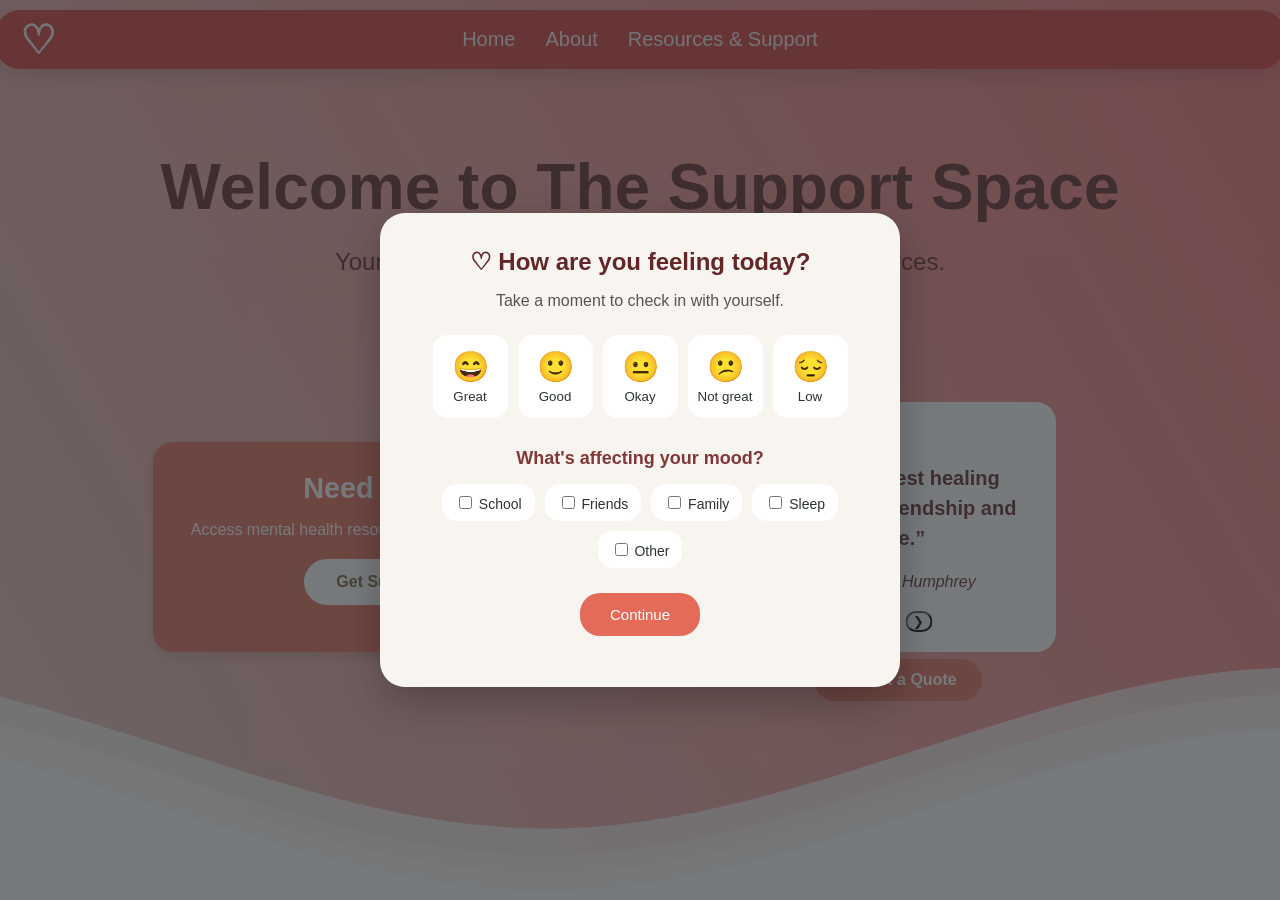
<file: index.html>
<!DOCTYPE html>
<html lang="en">
<head>
    <meta charset="UTF-8">
    <meta name="viewport" content="width=device-width, initial-scale=1.0">
    <link rel="stylesheet" href="style.css">
    <link rel="icon" href="The Support Space Logo.png" type="image/x-icon" alt="Website Logo generated by ChatGPT">
    <title>The Support Space</title>
</head>
<body>
    <header>
        <nav class="navbar">
            <div class="logo">♡</div>
              <button class="menu-btn" onclick="toggleMenu()">
        ☰
    </button>
            <ul id="nav-links" class="nav-links">
                <li><a href="index.html">Home</a></li>
                <li><a href="about.html">About</a></li>
                <li><a href="resources.html">Resources & Support</a></li>
            </ul>
        </nav>
    </header>
    
    <!-- Main Content -->
<section class="hero">  
         <div>
        <svg
          class="waves"
          xmlns="http://www.w3.org/2000/svg"
          xmlns:xlink="http://www.w3.org/1999/xlink"
          viewBox="0 24 150 28"
          preserveAspectRatio="none"
          shape-rendering="auto"
        >
          <defs>
            <path
              id="gentle-wave"
              d="M-160 44c30 0 58-18 88-18s 58 18 88 18 58-18 88-18 58 18 88 18 v44h-352z"
            />
          </defs>
          <g class="parallax">
            <use
              xlink:href="#gentle-wave"
              x="48"
              y="0"
              fill="rgba(255,255,255,0.7)"
            />
            <use
              xlink:href="#gentle-wave"
              x="48"
              y="3"
              fill="rgba(255,255,255,0.5)"
            />
            <use
              xlink:href="#gentle-wave"
              x="48"
              y="5"
              fill="rgba(255,255,255,0.3)"
            />
            <use xlink:href="#gentle-wave" x="48" y="7" fill="#fff" />
          </g>
        </svg>
      </div>
     </header>
        <section class="hero-content">     
     <header class="main-header">
        <section class="welcome-section">
            <h1>Welcome to The Support Space</h1>
            <p>Your safe haven for mental health support and resources.</p>
        </section>
<div class="content-row">
    <div class="contact-container">
        <div class="quick-contact">
            <h3>Need Help?</h3>
            <p>Access mental health resources and support services.</p>
            <button class="contact-button" onclick="window.location.href='resources.html'">Get Support</button>
        </div>
    </div>
    <!-- Quote Section -->
     <div class="slider-container">
        
        <div id="slider" class="slider">
            <!--Slide 1-->
            <div class="slide">
                <h2 class="quote">“The greatest healing therapy is friendship and love.”</h2>
                <p class="quote-author">- Hubert H. Humphrey</p>
            </div>
            <!--Slide 2-->
            <div class="slide">
                <h2 class="quote">“Healing takes time, and asking for help is a courageous step.”</h2>
                <p class="quote-author">- Mariska Hargitay</p>
            </div>
            <!--Slide 3-->
            <div class="slide">
                <h2 class="quote">"It's okay to not be okay."</h2>
                <p class="quote-author">- Unknown</p>
            </div>
            <!--Slide 4-->
            <div class="slide">
                <h2 class="quote">"Mental health is not a destination, but a process. It's about how you drive, not where you're going."</h2>
                <p class="quote-author">- Noah Shpancer</p>
            </div>
            <!--Slide 5-->
            <div class="slide">
                <h2 class="quote">"You don't have to control your thoughts. You just have to stop letting them control you."</h2>
                <p class="quote-author">- Dan Millman</p>
            </div>
            
            <!--Buttons-->
            <div class="quote-buttons">
                <button id="prev">&#10094;</button>
                <button id="next">&#10095;</button>
            </div>
        </div>
           <button class="submit-quote-button" onclick="openQuoteForm()">
             Submit a Quote
            </button>

            <div id="quoteForm" class="quote-form">

            <div class="quote-form-content">

                <button class="quote-close" onclick="closeQuoteForm()">
                    &times;
                </button>

                <h2>Share Your Quote</h2>

                <textarea
                    id="userQuote"
                    maxlength="100"
                    placeholder="Write your quote here..."
                ></textarea>

                <input
                    type="text"
                    id="quoteAuthor"
                    maxlength="30"
                    placeholder="Your name (optional)"
                >

                <button class="submit-quote" onclick="submitQuote()">
                    Submit Quote
                </button>

                <p id="quoteMessage"></p>

            </div>

            </div>

    </div>
</div>
</section>
<div id="mood-popup" class="mood-popup">

    <div class="mood-content">

        <h2>♡ How are you feeling today?</h2>

        <p class="mood-subtitle">
            Take a moment to check in with yourself.
        </p>

        <div class="mood-options">

            <button onclick="selectMood('Great', this)">
                <span class="emoji">😄</span>
                <span>Great</span>
            </button>

            <button onclick="selectMood('Good', this)">
                <span class="emoji">🙂</span>
                <span>Good</span>
            </button>

            <button onclick="selectMood('Okay', this)">
                <span class="emoji">😐</span>
                <span>Okay</span>
            </button>

            <button onclick="selectMood('Not great', this)">
                <span class="emoji">😕</span>
                <span>Not great</span>
            </button>

            <button onclick="selectMood('Low', this)">
                <span class="emoji">😔</span>
                <span>Low</span>
            </button>

        </div>

        <h3>What's affecting your mood?</h3>

        <div class="mood-reasons">

            <label>
                <input type="checkbox" value="School">
                School
            </label>

            <label>
                <input type="checkbox" value="Friends">
                Friends
            </label>

            <label>
                <input type="checkbox" value="Family">
                Family
            </label>

            <label>
                <input type="checkbox" value="Sleep">
                Sleep
            </label>

            <label>
                <input type="checkbox" value="Other">
                Other
            </label>

        </div>

        <button class="save-mood" onclick="saveMood()">
            Continue
        </button>

        <p id="mood-message"></p>

    </div>

</div>
</section>
<script src="script.js"></script>
</body>
</html>
</file>
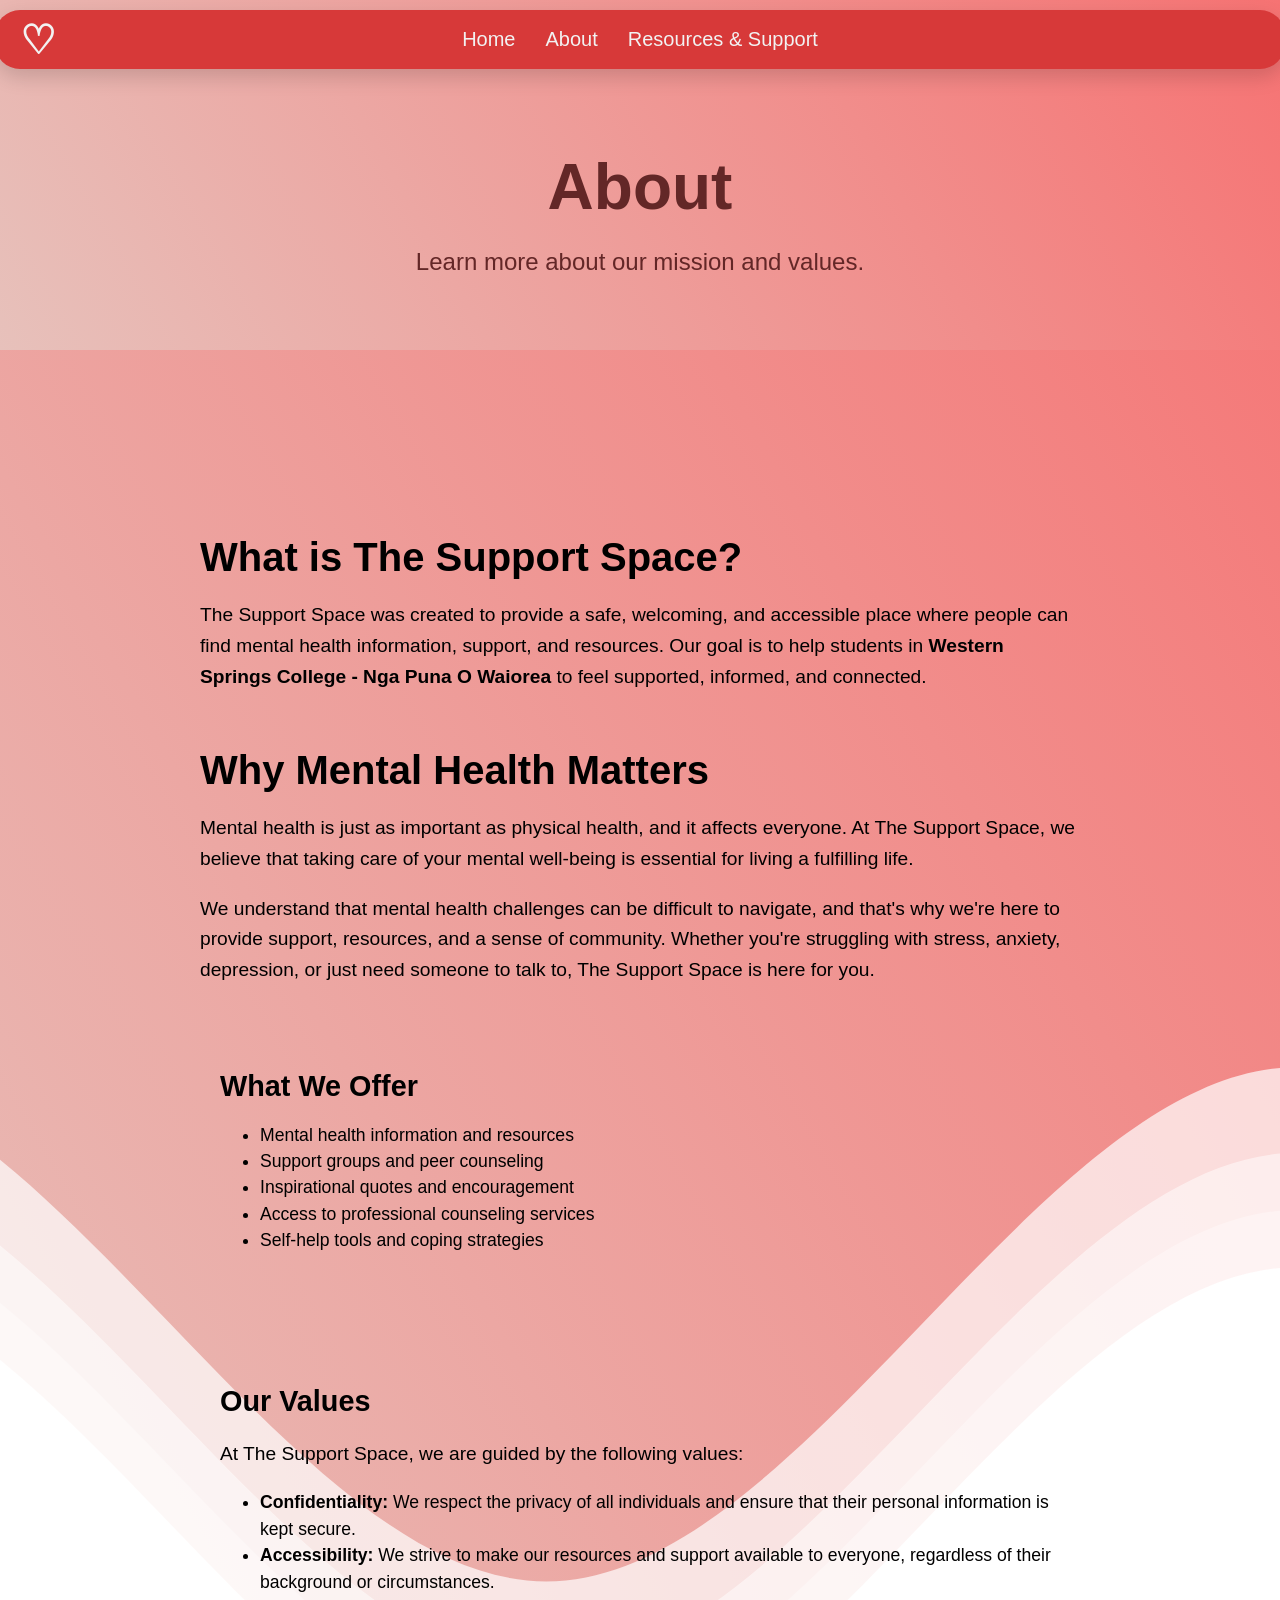
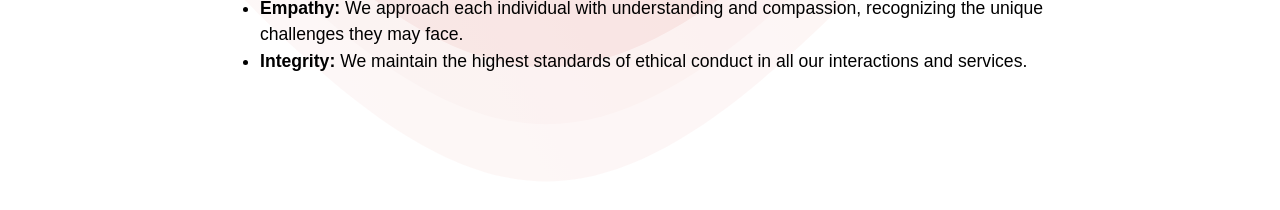
<file: about.html>
<!DOCTYPE html>
<html lang="en">
<head>
    <meta charset="UTF-8">
    <meta name="viewport" content="width=device-width, initial-scale=1.0">
    <link rel="stylesheet" href="style.css">
    <link rel="icon" href="The Support Space Logo.png" type="image/x-icon" alt="Website Logo generated by ChatGPT">
    <script src="script.js"></script>
    <style>

/* ===========================
   ABOUT PAGE ONLY
=========================== */

.hero {
    position: relative;
    min-height: 100vh;
    overflow: hidden;
}

/* Header ABOVE wave */
.hero .main-header {
    position: relative;
    z-index: 2;

    width: 100%;
    min-height: 280px;

    display: flex;
    justify-content: center;
    align-items: center;

    background: linear-gradient(60deg, #e7c1bb, #f67373);

    text-align: center;
    box-sizing: border-box;
}

/* Wave BETWEEN background and content */
.hero .waves-about {
    position: absolute;

    left: 0;
    bottom: 0;

    width: 100%;
    height: 800px;

    display: block;

    z-index: 1;
    pointer-events: none;
}

/* Content ABOVE wave */
.hero .hero-content {
    position: relative;
    z-index: 2;
}

.hero .about-section {
    position: relative;
    z-index: 2;
}

</style>
    <title>The Support Space</title>
</head>
<body>
  <header>
         <nav class="navbar">
            <div class="logo">♡</div>
              <button class="menu-btn" onclick="toggleMenu()">
        ☰
    </button>
            <ul id="nav-links" class="nav-links">
                <li><a href="index.html">Home</a></li>
                <li><a href="about.html">About</a></li>
                <li><a href="resources.html">Resources & Support</a></li>
            </ul>
        </nav>
    </header>
<section class="hero">

    <!-- Main Header -->
    <header class="main-header">

        <section class="welcome-section">
            <h1>About</h1>
            <p>Learn more about our mission and values.</p>
        </section>

    </header>


    <!-- ABOUT PAGE WAVE -->
    <svg
        class="waves-about"
        xmlns="http://www.w3.org/2000/svg"
        viewBox="0 24 150 28"
        preserveAspectRatio="none"
        shape-rendering="auto"
    >

        <defs>
            <path
                id="gentle-wave"
                d="M-160 44c30 0 58-18 88-18s58 18 88 18
                   58-18 88-18 58 18 88 18
                   v44h-352z"
            />
        </defs>

        <g class="parallax">

            <use
                href="#gentle-wave"
                x="48"
                y="0"
                fill="rgba(255,255,255,0.7)"
            />

            <use
                href="#gentle-wave"
                x="48"
                y="3"
                fill="rgba(255,255,255,0.5)"
            />

            <use
                href="#gentle-wave"
                x="48"
                y="5"
                fill="rgba(255,255,255,0.3)"
            />

            <use
                href="#gentle-wave"
                x="48"
                y="7"
                fill="#fff"
            />

        </g>
    </svg>


    <!-- CONTENT ABOVE WAVE -->
    <section class="hero-content">

        <section class="about-section">

            <div class="about-box">
                <h1>What is The Support Space?</h1>

                <p>
                    The Support Space was created to provide a safe,
                    welcoming, and accessible place where people can find
                    mental health information, support, and resources.
                    Our goal is to help students in
                    <strong>Western Springs College - Nga Puna O Waiorea</strong>
                    to feel supported, informed, and connected.
                </p>

                <h1>Why Mental Health Matters</h1>

                <p>
                    Mental health is just as important as physical health,
                    and it affects everyone. At The Support Space, we believe
                    that taking care of your mental well-being is essential
                    for living a fulfilling life.
                </p>

                <p>
                    We understand that mental health challenges can be
                    difficult to navigate, and that's why we're here to
                    provide support, resources, and a sense of community.
                    Whether you're struggling with stress, anxiety, depression,
                    or just need someone to talk to, The Support Space is
                    here for you.
                </p>
            </div>

            <div class="offer-box">
                <h1>What We Offer</h1>

                <ul>
                    <li> Mental health information and resources</li>
                    <li> Support groups and peer counseling</li>
                    <li> Inspirational quotes and encouragement</li>
                    <li> Access to professional counseling services</li>
                    <li> Self-help tools and coping strategies</li>
                </ul>
            </div>

            <div class="values-box">
                <h1>Our Values</h1>

                <p>
                    At The Support Space, we are guided by the following values:
                </p>

                <ul>
                    <li>
                        <strong>Confidentiality:</strong>
                        We respect the privacy of all individuals and ensure
                        that their personal information is kept secure.
                    </li>

                    <li>
                        <strong>Accessibility:</strong>
                        We strive to make our resources and support available
                        to everyone, regardless of their background or circumstances.
                    </li>

                    <li>
                        <strong>Empathy:</strong>
                        We approach each individual with understanding and
                        compassion, recognizing the unique challenges they may face.
                    </li>

                    <li>
                        <strong>Integrity:</strong>
                        We maintain the highest standards of ethical conduct
                        in all our interactions and services.
                    </li>
                </ul>
            </div>

        </section>

    </section>

</section>
</body>
</html>
</file>
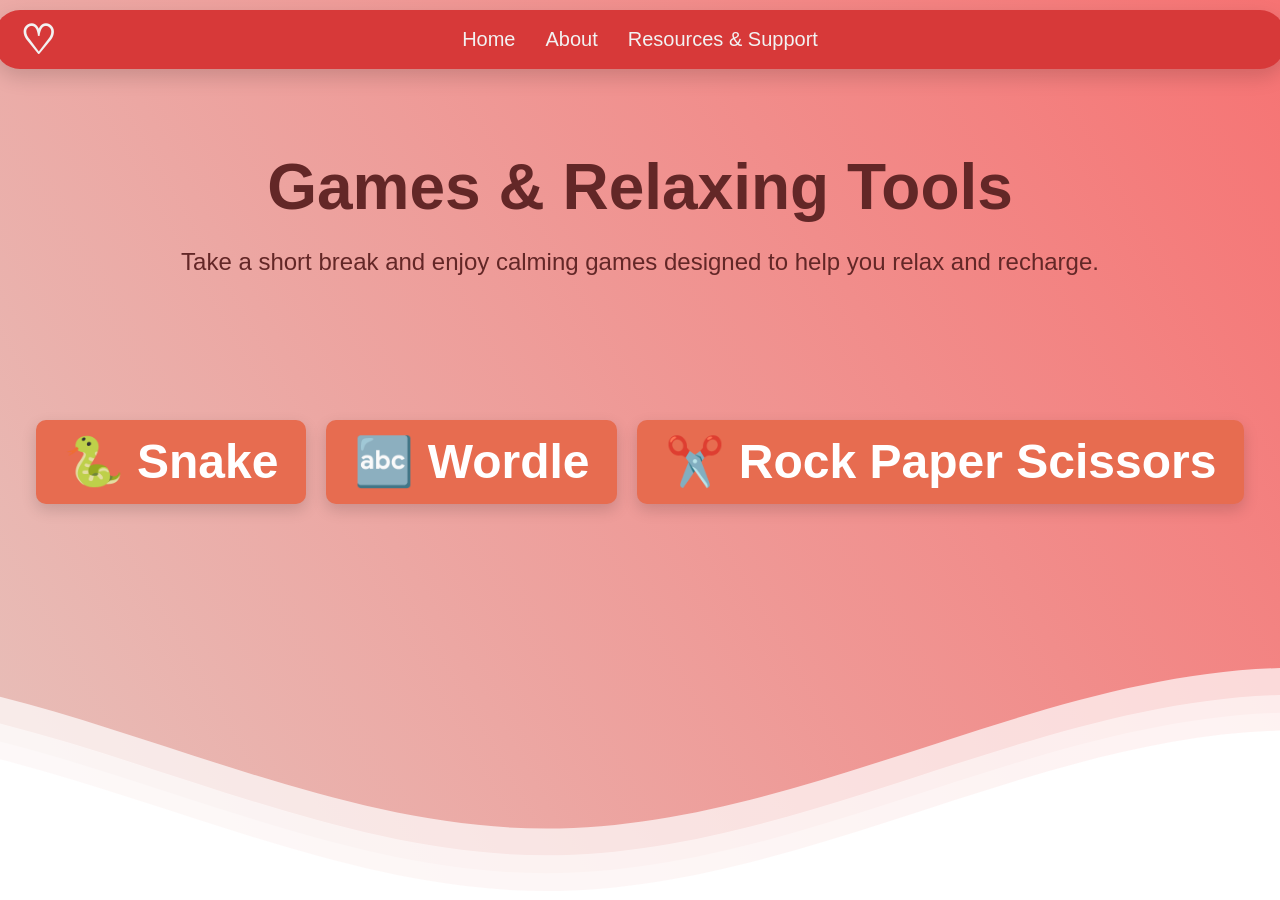
<file: games.html>
<!DOCTYPE html>
<html lang="en">

<head>
    <meta charset="UTF-8">
    <meta name="viewport" content="width=device-width, initial-scale=1.0">

    <title>The Support Space | Games</title>

    <link rel="stylesheet" href="style.css">
    <link rel="icon" href="The Support Space Logo.png" type="image/png">
</head>

<body>

    <!-- =========================
         NAVIGATION
    ========================== -->

    <header>

        <nav class="navbar">

            <div class="logo">♡</div>

            <button class="menu-btn" onclick="toggleMenu()">
                ☰
            </button>

            <ul id="nav-links" class="nav-links">
                <li><a href="index.html">Home</a></li>
                <li><a href="about.html">About</a></li>
                <li><a href="resources.html">Resources &amp; Support</a></li>
            </ul>

        </nav>

    </header>


    <!-- =========================
         HERO
    ========================== -->
<section class="hero">

    <header class="main-header">

        <section class="welcome-section">

            <h1>Games &amp; Relaxing Tools</h1>

            <p>
                Take a short break and enjoy calming games designed to help
                you relax and recharge.
            </p>

        </section>

    </header>

            <svg class="waves"
            xmlns="http://www.w3.org/2000/svg"
            viewBox="0 24 150 28"
            preserveAspectRatio="none">

            <defs>

                <path id="gentle-wave"
                    d="M-160 44c30 0 58-18 88-18s58 18 88 18 58-18 88-18 58 18 88 18v44h-352z" />

            </defs>

            <g class="parallax">

                <use href="#gentle-wave" x="48" y="0" fill="rgba(255,255,255,.7)" />

                <use href="#gentle-wave" x="48" y="3" fill="rgba(255,255,255,.5)" />

                <use href="#gentle-wave" x="48" y="5" fill="rgba(255,255,255,.3)" />

                <use href="#gentle-wave" x="48" y="7" fill="#fff" />

            </g>

        </svg>

    <!-- =========================
         MAIN
    ========================== -->

    <main class="hero-content">

        <section class="game-section">

            <button onclick="openPopup('snake')">
                🐍 Snake
            </button>

            <button onclick="openPopup('wordle')">
                🔤 Wordle
            </button>

            <button onclick="openPopup('rps')">
                ✂️ Rock Paper Scissors
            </button>

        </section>


        <!-- =========================
             SNAKE
        ========================== -->

<div id="snake" class="snake-popup">

    <div class="snake-popup-content">

        <button class="close" onclick="closePopup('snake')">
            &times;
        </button>

        <h2>Snake</h2>

        <p class="game-instructions">
            🐍 <strong>How to Play</strong><br>
            Use the arrow keys to move the snake.<br>
            Eat the green food to grow longer.<br>
            Avoid hitting the walls.<br><br>
        </p>
<canvas id="game" width="300" height="300"></canvas>

<div class="snake-buttons">

    <button id="restartBtn">Restart</button>

    <div class="snake-controls">

        <button data-direction="UP">⬆️</button>

        <div>
            <button data-direction="LEFT">⬅️</button>
            <button data-direction="DOWN">⬇️</button>
            <button data-direction="RIGHT">➡️</button>
        </div>

    </div>

</div>

    </div>

</div>


        <!-- =========================
             WORDLE
        ========================== -->

        <div id="wordle" class="wordle-popup">

            <div class="wordle-popup-content">

                <button class="close" onclick="closePopup('wordle')">
                    &times;
                </button>

                <h2>Wordle</h2>

                <p><strong>Clue:</strong></p>

                <p id="clue"></p>

                <input
                    id="guess"
                    maxlength="4"
                    placeholder="Type here">

                <button onclick="checkWord()">
                    Check
                </button>

                <p id="wordleResult"></p>

            </div>

        </div>


        <!-- =========================
             ROCK PAPER SCISSORS
        ========================== -->

        <div id="rps" class="rps-popup">

            <div class="rps-popup-content">

                  <button class="close" onclick="closePopup('rps')">
                    &times;
                </button>

                <h2>Rock Paper Scissors</h2>

                <button onclick="play('rock')">
                    🪨 Rock
                </button>

                <button onclick="play('paper')">
                    📄 Paper
                </button>

                <button onclick="play('scissors')">
                    ✂️ Scissors
                </button>

                <p id="rpsResult"></p>

            </div>

        </div>

    </main>

</section>
    <!-- =========================
         JAVASCRIPT
    ========================== -->

    <script src="games.js"></script>

</body>

</html>
</file>
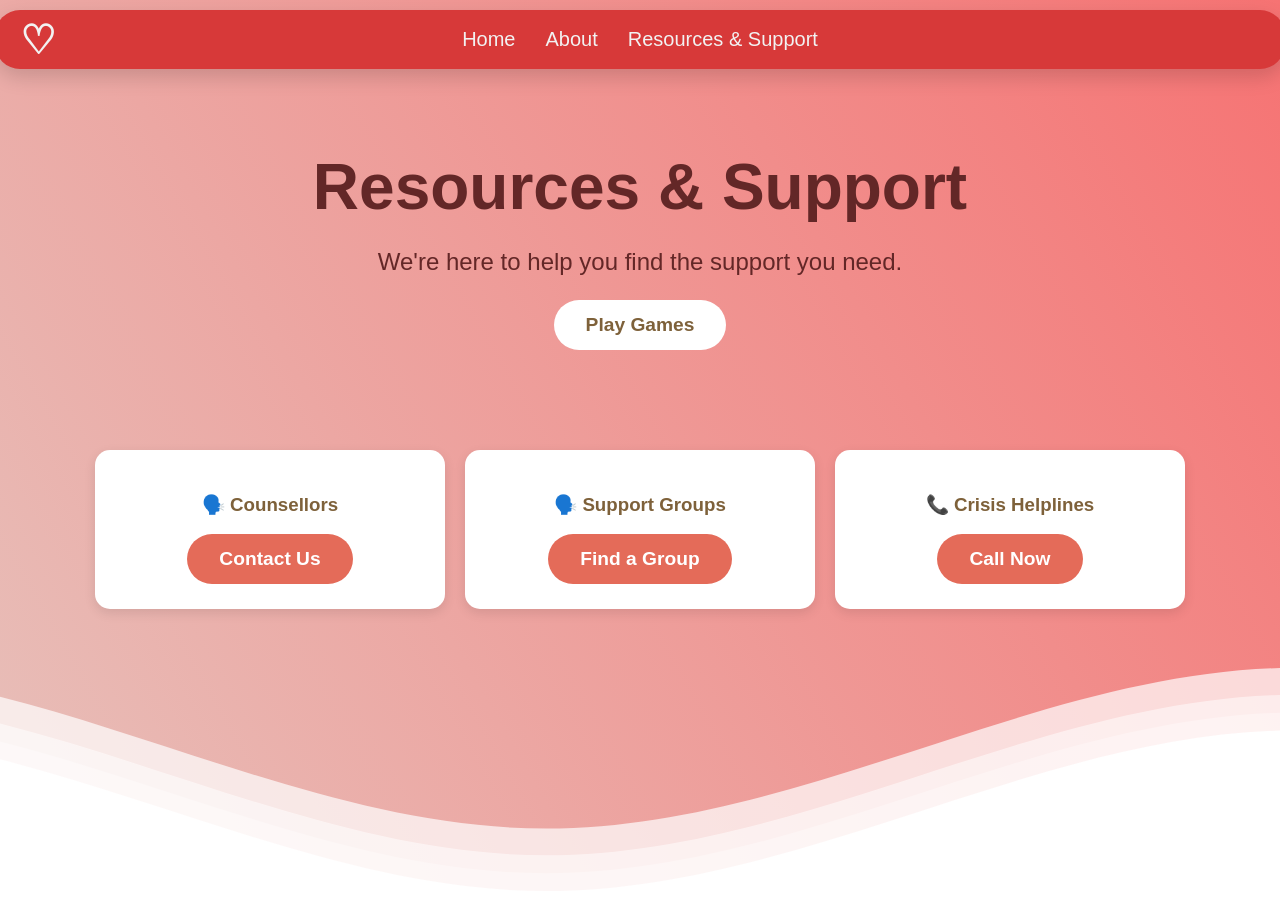
<file: resources.html>
<!DOCTYPE html>
<html lang="en">
<head>
    <meta charset="UTF-8">
    <meta name="viewport" content="width=device-width, initial-scale=1.0">
    <link rel="stylesheet" href="style.css">
    <link rel="icon" href="The Support Space Logo.png" type="image/x-icon" alt="Website Logo generated by ChatGPT">
    <script src="script.js"></script>
    <title>The Support Space</title>
</head>
<body>
   <header>
        <nav class="navbar">
            <div class="logo">♡</div>
              <button class="menu-btn" onclick="toggleMenu()">
        ☰
    </button>
            <ul id="nav-links" class="nav-links">
                <li><a href="index.html">Home</a></li>
                <li><a href="about.html">About</a></li>
                <li><a href="resources.html">Resources & Support</a></li>
            </ul>
        </nav>
    </header>

<!-- Main Header -->
<section class="hero"> 
        <header class="main-header">
        <section class="welcome-section">
            <h1>Resources & Support</h1>
            <p> We're here to help you find the support you need.</p>
            <button class="games-button" onclick="window.location.href='games.html'">Play Games</button>
        </section>
          </header>
         <svg
          class="waves"
          xmlns="http://www.w3.org/2000/svg"
          xmlns:xlink="http://www.w3.org/1999/xlink"
          viewBox="0 24 150 28"
          preserveAspectRatio="none"
          shape-rendering="auto"
        >
          <defs>
            <path
              id="gentle-wave"
              d="M-160 44c30 0 58-18 88-18s 58 18 88 18 58-18 88-18 58 18 88 18 v44h-352z"
            />
          </defs>
          <g class="parallax">
            <use
              xlink:href="#gentle-wave"
              x="48"
              y="0"
              fill="rgba(255,255,255,0.7)"
            />
            <use
              xlink:href="#gentle-wave"
              x="48"
              y="3"
              fill="rgba(255,255,255,0.5)"
            />
            <use
              xlink:href="#gentle-wave"
              x="48"
              y="5"
              fill="rgba(255,255,255,0.3)"
            />
            <use xlink:href="#gentle-wave" x="48" y="7" fill="#fff" />
          </g>
        </svg>
        <!-- Resources Content -->
<section class="hero-content">
<div class="resources-content">
  <div class="school-counsellors">
    <h1>🗣️ Counsellors</h1>
    <button class="talk-button" onclick="openPopup('contact-popup')">Contact Us</button>

          <!--School Contacts-->
      <div id="contact-popup" class="pop-up">
        <div class="pop-up-content">

          <span class="close"
            onclick="closePopup('contact-popup')">&times;</span>

            <h2>Contact a Counsellor</h2>

            <form id="contactForm">
                <input type="text" id="name" placeholder="Your Name" required>

                <input type="email" id="email" placeholder="Your Email" required>

              <select id="counsellor" required>
                  <option value="">Choose a Counsellor</option>
                  <option value="demesap@wsc.school.nz">Psalm de Mesa (Developer)</option>
                  <option value="poupoures@wsc.school.nz">Sue Poupouare</option>
                  <option value="johnsonk@wsc.school.nz">Kat Johnson</option>
                  <option value="munrol@wsc.school.nz">Leisa Munro</option>
                  <option value="quedleyr@wsc.school.nz">Rochelle Quedley</option>
                  <option value="escobara@wsc.school.nz">Alex Escobar</option>
                </select>

                <textarea
                    id="message"
                    placeholder="How can we help?"
                    rows="5"
                    required></textarea>

                <button type="submit">Send Message</button>
            </form>
        </div>

      </div>


  </div>

  <div class="support-groups">
    <h1>🗣️ Support Groups</h1>
    <button class="talk-button" onclick="openPopup('support-group-popup')">Find a Group</button>
          <!--Support Groups-->
      <div id="support-group-popup" class="pop-up">
        <div class="pop-up-content">
             <span class="close"
            onclick="closePopup('support-group-popup')">&times;</span>

            <h2>Available Support Groups</h2>
            <ul>
                <li><strong>Student Support:</strong>The college is organised into five houses – Ātea, Kāpura, Moana, Oranga and Whenua.</li>
                <li><strong>Heads of House:</strong> Each has a Head of House who is responsible for the support and guidance of the students in that house.</li>
                <li><strong>School Groups and Clubs:</strong> <a href="https://docs.google.com/spreadsheets/d/1fUCtcnT5ome0ZZ789Gie6YkGgK_8Hk8c1Au98eGbgPg/edit?usp=sharing" target="_blank">Click here for Co-curricular Activities in WSCW</a></li>
            </ul>
        </div>

      </div>
  </div>

  <div class="crisis-helplines">
        <h1>📞 Crisis Helplines</h1>
        <button class="talk-button" onclick="openPopup('crisis-popup')">
            Call Now
        </button>


    <!-- Crisis Popup -->
    <div id="crisis-popup" class="pop-up">
        <div class="pop-up-content">
            <span class="close" onclick="closePopup('crisis-popup')">&times;</span>

            <h2>Crisis Helplines</h2>
            <p>If you need support, help is available.</p>

            <div>
                <h3>🇳🇿 Need to Talk?</h3>
                <p><strong>Call or text: 1737</strong></p>
                <p>Free 24/7 support from trained counsellors.</p>
            </div>

            <div>
                <h3>Emergency</h3>
                <p><strong>Call: 111</strong></p>
                <p>For urgent emergencies.</p>
            </div>

            <div>
                <h3>Youthline</h3>
                <p><strong>Call: 0800 376 633</strong></p>
                <p><strong>Text: 234</strong></p>
                <p>Support for young people.</p>
            </div>
        </div>
    </div>
    </div>
</div>
      </div>
</section>
</section>
</body>
</html>
</file>
<file: style.css>
/*main styles*/
:root {
    --primary-color: hsl(11, 76%, 61%);
    --secondary-color: #F8F4F0;
    --accent-color: #D8E2DC;
    --text-color: #2D3436;
}
body {

    padding-top: 90px;

    font-family: 'Trebuchet MS', sans-serif;
    margin: auto;
    padding: 0;
    background-color: var(--secondary-color);
    z-index: 1;
}
button,.slider-container, .quick-contact {
    border-radius: 15px;
}
/* ===========================
   MOBILE
=========================== */

@media (max-width: 768px) {

    .navbar {
        height: 60px;
        width: calc(100% - 25px);
        padding: 8px 18px;
        display: flex;
        justify-content: space-between;
        align-items: center;
    }

    .logo {
        position: static;
        font-size: 24px;
    }

    .menu-btn {
        display: block;
        margin-left: auto;
        color: white;
    }

    .nav-links {
        display: none;
        flex-direction: column;
        position: absolute;
        top: 70px;
        right: 15px;

        background: rgba(248, 244, 240, 0.95);
        backdrop-filter: blur(10px);

        padding: 1.5rem;
        border-radius: 20px;

        min-width: 220px;

        box-shadow: 0 8px 25px rgba(0,0,0,0.1);
        z-index: 1000;
    }

    .nav-links.active {
        display: flex;
    }
}
/* Navigation Bar */

.navbar {
    background-color: #d73939;

    display: flex;
    justify-content: space-between;
    align-items: center;

    position: fixed;
    top: 0;
    left: 50%;
    transform: translateX(-50%);

    width: calc(100% - 40px);
    max-width: 1400px;

    margin: 10px 0;
    padding: 18px 25px;

    border-radius: 25px;

    z-index: 9999;

    box-shadow: 0 8px 20px rgba(0,0,0,0.15);

    animation: navSlide 0.8s ease forwards;
}

@keyframes navSlide {
    from {
        opacity: 0;
        transform: translateX(-50%) translateY(-40px);
    }

    to {
        opacity: 1;
        transform: translateX(-50%) translateY(0);
    }
}


/* Logo animation */

.logo {
    display:flex;
    justify-content:center;
    align-items:center;

    font-size:40px;
    font-weight:bold;
    color:white;

    transition:0.4s ease;
}


.logo:hover {
    transform: scale(1.5);
}


/* Links animation */

.nav-links a {
    color:white;
    text-decoration:none;

    font-size:20px;

    position:relative;
    transition:0.3s ease;
}


/* underline animation */

.nav-links a::after {
    content:"";

    position:absolute;
    left:0;
    bottom:-6px;

    width:0%;
    height:3px;

    background:white;

    transition:0.3s ease;
}


.nav-links a:hover::after {
    width:100%;
}


.nav-links a:hover {
    transform:translateY(-3px);
    color:#300404;
}

/* Logo */
.logo {
    display: flex;
    align-items: center;

    font-size: 40px;
    font-weight: bold;
    color: #f2f2f2;
}

/* Logo Image */
.logo {
    position: absolute;
    left: 25px;

    display: flex;
    align-items: center;

    font-size: 40px;
    font-weight: bold;
    color: #f2f2f2;
}

.nav-links {
    list-style: none;

    display: flex;
    gap: 30px;

    margin: 0 auto;
    padding: 0;
}

/* Nav Links */
.nav-links a {
    color: #f2f2f2;
    text-decoration: none;

    font-size: 20px;

    transition: 0.3s;
}
.menu-btn {
    display: none;
    background: none;
    border: none;
    font-size: 2rem;
    cursor: pointer;
}

@media (max-width: 768px) {

    .menu-btn {
        display: block;
    }

    .nav-links {
        display: none;
        list-style: none;
        flex-direction: column;
        position: absolute;
        top: 70px;
        right: 15px;

        background: rgba(248, 244, 240, 0.95);
        backdrop-filter: blur(10px);

        padding: 1.5rem;
        border-radius: 20px;

        min-width: 220px;

        box-shadow: 0 8px 25px rgba(0,0,0,0.1);

        z-index: 1000;
    }

    .nav-links.active {
        display: flex;
    }

    .nav-links a {
        text-decoration: none;
        color: #7A2E2E;
        font-weight: 600;
        padding: 0.5rem 0;
    }

    .nav-links a:hover {
        color: #E76F51;
    }
}

/* Hover Effect */
.nav-links a:hover {
    color: #300404;
}

/*Welcome Section*/
.welcome-section {
    padding: 50px;
    text-align: center;
    font-size: 28px;
    color: #632727;
}

/*Quote Box*/
.slider-container {
    position: relative;
    width: min(500px, 90%);
    height: 350px;

    background:transparent;
    padding: 50px 60px;
    margin: 0 auto;
    overflow: hidden;

    display: flex;
    flex-shrink: 0;
    box-sizing: border-box;
}
.quote-buttons {
    position: absolute;
    bottom: 20px;
    left: 50%;
    transform: translateX(-50%);

    display: flex;
    gap: 15px;
}
.slider {
    position: relative;
    width: 100%;
    height: 100%;
    background: white;
    border-radius: 20px;
    padding: 30px;
    box-sizing: border-box;

    display: flex;
    flex-direction: column;
    justify-content: center;
    align-items: center;
}
/*Quote Text & Author*/
.quote{
    font-size: clamp(0.70rem, 2.5vw, 1.25rem);
    color: #632727;
    text-align: center;
    margin-bottom: 20px;
    word-break: break-word;
    overflow-wrap: break-word;
    line-height: 1.5;
}
.quote-author {
    font-size: clamp(0.75rem, 2vw, 1rem);
    color: #632727;
    text-align: center;
    font-style: italic;
}
/**Quote Submission Form*/

.submit-quote-button {
    position: absolute;
    bottom: 15px;
    left: 20px;

    background: #e46b59;
    color: white;
    border: none;
    padding: 10px 18px;
    border-radius: 50px;

    font-size: 0.9rem;
    font-weight: bold;
    cursor: pointer;

    z-index: 10;
}


.quote-form {
    display: none;

    position: fixed;
    inset: 0;

    background: rgba(186, 134, 134, 0.4);
    backdrop-filter: blur(5px);

    justify-content: center;
    align-items: center;

    z-index: 10000;
}

.quote-form.active {
    display: flex;
}

.quote-form-content {
    position: relative;

    background: #eecfca;

    width: min(500px, 90%);
    padding: 30px;

    border-radius: 20px;

    box-shadow: 0 10px 30px rgba(0,0,0,0.2);

    text-align: center;
}

.quote-form-content h2 {
    color: #632727;
}

#userQuote,
#quoteAuthor {
    width: 100%;
    box-sizing: border-box;

    padding: 12px;

    margin-top: 10px;

    border: 2px solid #D8E2DC;
    border-radius: 15px;

    font-family: 'Trebuchet MS', sans-serif;
    font-size: 1rem;

    outline: none;
}

#userQuote {
    height: 120px;
    resize: none;
}

#userQuote:focus,
#quoteAuthor:focus {
    border-color: #e46b59;
}

.submit-quote {
    margin-top: 15px;

    background-color: #e46b59;
    color: white;

    border: none;
    padding: 12px 25px;

    border-radius: 50px;

    font-weight: bold;
    cursor: pointer;
}

.quote-close {
    position: absolute;

    top: 10px;
    right: 10px;

    width: 35px;
    height: 35px;

    border: none;
    border-radius: 50%;

    background: #e46b59;
    color: white;

    font-size: 24px;

    cursor: pointer;
}
/* Content Section */
.content-row {
    display: grid;
    grid-template-columns: repeat(2, 1fr);
    justify-content: center;
    align-items: center;
    gap: 30px;
    max-width: 1000px;
    margin: 2px auto 0;
}

/* Mobile */
@media (max-width: 768px) {

    .content-row {
        grid-template-columns: 1fr;
        gap: 20px;
        padding: 15px;
        width: 100%;
        box-sizing: border-box;
    }

    .quick-contact,
    .slider-container {
        width: min(500px, 90%);
        height: 350px;
        margin: 0 auto;
    }

}
/* ===========================
   HERO / WAVE LAYERING
=========================== */

.hero {
    position: relative;
    min-height: 100vh;
    overflow: hidden;

    /* Background */
    background: linear-gradient(60deg, #e7c1bb, #f67373);
}

/* Header sits above the wave */
.main-header {
    position: relative;
    z-index: 2;

    padding: 0;
    text-align: center;
    background: transparent;
}

/* Wave sits ABOVE the background */
.waves {
    position: absolute;
    display: block;

    left: 0;
    bottom: 0;

    width: 100%;
    height: 250px;

    z-index: 1;

    pointer-events: none;
}

/* Content sits ABOVE the wave */
.hero-content {
    position: relative;
    z-index: 2;
}

.parallax > use {
    animation: move-forever 25s cubic-bezier(0.55, 0.5, 0.45, 0.5) infinite;
}

.parallax > use:nth-child(1) {
    animation-delay: -2s;
    animation-duration: 7s;
}

.parallax > use:nth-child(2) {
    animation-delay: -3s;
    animation-duration: 10s;
}

.parallax > use:nth-child(3) {
    animation-delay: -4s;
    animation-duration: 13s;
}

.parallax > use:nth-child(4) {
    animation-delay: -5s;
    animation-duration: 20s;
}


@keyframes move-forever {
    0% {
        transform: translate3d(-90px, 0, 0);
    }

    100% {
        transform: translate3d(85px, 0, 0);
    }
}

.welcome-section h1 {
    font-size: clamp(2.2rem, 6vw, 4rem);
    margin-top: 100px;
    margin-bottom: 20px;
}

.welcome-section p {
    font-size: clamp(1rem, 2vw, 1.5rem);
}

.page-button {
    background-color: #e46b59;
    color: white;
    border: none;
    padding: 14px 32px;
    font-size: 1.5rem;
    font-weight: bold;
    border-radius: 50px;
    cursor: pointer;
    transition: all 0.3s ease;
}
.learn-more-button:hover {
    transform: translateY(-2px);
    box-shadow: 0 4px 10px rgba(0,0,0,0.2);
}


/*Quick Contact Button*/
.contact-container {
    display: flex;
    justify-content: center;
    align-items: center;
    margin-top: 40px;
}
.quick-contact {
    background-color: #e46b59;
    color: white;
    padding: 30px;
    width: min(400px, 90%);
    height: 150px;
    margin: 40px auto;
    border-radius: 20px;
    text-align: center;
    box-shadow: 0 4px 12px rgba(0,0,0,0.15);
}

.quick-contact h3 {
    margin: 0 0 10px;
    font-size: 1.8rem;
}

.quick-contact p {
    margin-bottom: 20px;
    font-size: 1rem;
}

.contact-button {
    background-color: white;
    color: #7e613a;
    border: none;
    padding: 14px 32px;
    font-size: 1rem;
    font-weight: bold;
    border-radius: 50px;
    cursor: pointer;
    transition: all 0.3s ease;
}

.contact-button:hover {
    transform: translateY(-2px);
    box-shadow: 0 4px 10px rgba(0,0,0,0.2);
}

/* Quick Play Games Button */
.quick-games {
    background-color: #e46b59;
    color: white;
    padding: 30px;
    max-width: 400px;
    margin: 4dvh auto;
    border-radius: 20px;
    text-align: center;
    box-shadow: 0 4px 12px rgba(0,0,0,0.15);
}
.quick-games h3 {
    margin: 0 0 10px;
    font-size: 1.8rem;
}

.quick-games p {
    margin-bottom: 20px;
    font-size: 1rem;
}

.games-button {
    background-color: white;
    color: #7e613a;
    border: none;
    padding: 14px 32px;
    font-size: 1rem;
    font-weight: bold;
    border-radius: 50px;
    cursor: pointer;
    transition: all 0.3s ease;
}
.games-button:hover {
    transform: translateY(-2px);
    box-shadow: 0 4px 10px rgba(0,0,0,0.2);
}

/* ===========================
   ABOUT PAGE - RESPONSIVE
=========================== */

.about-section {
    width: 90%;
    max-width: 900px;
    margin: 100px auto 40px;
    padding: 30px 10px;
    box-sizing: border-box;
}

.about-section h1 {
    font-size: clamp(1.8rem, 7vw, 2.5rem);
    line-height: 1.2;
    margin-bottom: 15px;
}

.about-section p {
    font-size: clamp(0.95rem, 4vw, 1.2rem);
    line-height: 1.6;

    /* Prevents long words from overflowing */
    overflow-wrap: break-word;
    word-wrap: break-word;
}

.offer-box,
.values-box {
    width: 100%;
    box-sizing: border-box;

    padding: 25px 20px;
    margin-bottom: 25px;

    border-radius: 18px;
}

.offer-box h1,
.values-box h1 {
    font-size: clamp(1.4rem, 6vw, 1.8rem);
    line-height: 1.3;
}

.offer-box ul li,
.values-box ul li {
    font-size: clamp(0.9rem, 3.8vw, 1.1rem);
    line-height: 1.5;
    overflow-wrap: break-word;
}


/* ===========================
   SMALL PHONES
=========================== */

@media (max-width: 480px) {

    .about-section {
        width: 92%;
        margin-top: 90px;
        padding: 25px 5px;
         color: #4d1e1e;
    }

    .about-section h1 {
        font-size: 1.9rem;
        color: #4d1e1e;
    }

    .about-section p {
        font-size: 1rem;
        line-height: 1.55;
         color: #813838;
    }

    .offer-box,
    .values-box {
        padding: 22px 18px;
        background: #f8f4f0;
    }

    .offer-box h1,
    .values-box h1 {
        font-size: 1.45rem;
        color: #813838;
    }

    .offer-box ul li,
    .values-box ul li {
        font-size: 0.95rem;
        color: #813838;
    }
}
/*Resources and Support Page*/
.resources-content {
    display: flex;
    justify-content: center;
    gap: 20px;
    flex-wrap: wrap;

    max-width: 1200px;
    margin: 50px auto;
}
.school-counsellors,
.support-groups,
.crisis-helplines {
    position: relative;
    width: 300px;
    padding: 25px;
    background: white;
    color: #7e613a;
    border-radius: 15px;
    text-align: center;

    box-shadow: 0 4px 12px rgba(0,0,0,0.1);
}
.talk-button {
    background-color: #e46b59;
    color: white;
    border: none;
    padding: 14px 32px;
    font-size: 1.2rem;
    font-weight: bold;
    border-radius: 50px;
    cursor: pointer;
    transition: all 0.3s ease;
}
.talk-button:hover {
    transform: translateY(-2px);
    box-shadow: 0 4px 10px rgba(0,0,0,0.2);
}

/*Popup Styles*/
.pop-up {
    display: none;
    position: fixed;
    top: 0;
    left:0;
    inset: 0;

    width: 100vw;
    height: 100vh;

    background: rgba(186, 134, 134, 0.4);
    backdrop-filter: blur(5px);


    z-index: 1000;
}
.pop-up.active {
    display: flex ;
    justify-content: center ;
    align-items: center ;
}

.pop-up-content{
    background: #eecfca;
    padding: 2rem;
    border-radius: 20px;

    width: 90%;
    max-width: 600px;
    max-height: 80vh;
    overflow-y: auto;
    margin: 0;

    box-shadow: 0 10px 30px rgba(0,0,0,0.2);
    animation: pop-upFade 1s ease;

    position: relative;
}

@keyframes pop-upFade { 
    from 
        { opacity: 0; transform: translateY(-20px); } 
    to 
        { opacity: 1; transform: translateY(0); } 
}

/* ===========================
   CLOSE BUTTON
=========================== */

.close {
    position: absolute;
    top: 10px;
    right: 10px;

    width: 35px !important;
    min-width: 35px !important;
    height: 35px;

    margin: 0;
    padding: 0;

    border: none;
    border-radius: 50%;

    background: #e46b59;
    color: white;

    display: flex;
    justify-content: center;
    align-items: center;

    cursor: pointer;
    font-size: 25px;
    line-height: 1;

    box-sizing: border-box;
    transition: 0.3s ease;
}

.close:hover {
    background: #d73939 !important;
    color: white;
    transform: rotate(90deg) scale(1.1);
}
/*Games and Relaxing Tools Section*/
.games-and-tools {
    background-color: #e46b59;
    color: white;
    padding: 40px 20px;
    text-align: center;
    border-radius: 20px;
    margin: 50px auto;
    max-width: 800px;
}
.games-and-tools h1 {
    font-size: 2.5rem;
    margin-bottom: 20px;
}
.games-and-tools p {
    font-size: 1.2rem;
    line-height: 1.6;
}
.games-button {
    background-color: white;
    color: #7e613a;
    border: none;
    padding: 14px 32px;
    font-size: 1.2rem;
    font-weight: bold;
    border-radius: 50px;
    cursor: pointer;
    transition: all 0.3s ease;
}
/* ===========================
   GAME SECTION
=========================== */

.game-section {
    display: flex;
    justify-content: center;
    gap: 20px;
    flex-wrap: wrap;
    margin: 50px auto;
    padding: 20px;
}

/* Game Buttons */
.game-section button {
    background: var(--primary-color);
    color: white;
    border: none;
    padding: 14px 28px;
    border-radius: 10px;
    cursor: pointer;
    font-size: 3rem;
    font-weight: bold;
    transition: 0.3s ease;
    box-shadow: 0 6px 15px rgba(0,0,0,0.15);
}

.game-section button:hover {
    transform: translateY(-3px);
    background: #e56b59;
}

.game-section button:active {
    transform: scale(.97);
}

/* ===========================
   POPUPS
=========================== */

.snake-popup,
.wordle-popup,
.rps-popup{
    display:none;
    position:fixed;
    inset:0;
    background: rgba(186, 134, 134, 0.4);
    backdrop-filter: blur(5px);
    justify-content:center;
    align-items:center;
    z-index:1000;
}

.snake-popup.active,
.wordle-popup.active,
.rps-popup.active{
    display:flex;
}
/* Popup animation */

@keyframes popupFade {

    from{
        opacity:0;
        transform:translateY(25px) scale(.95);
    }

    to{
        opacity:1;
        transform:translateY(0) scale(1);
    }

}

/* Titles */
.snake-popup-content,
.wordle-popup-content,
.rps-popup-content {
    position: relative;
    background: white;
    padding: 30px;
    border-radius: 20px;
    width: min(600px, 95vw);
    max-height: 90vh;
    overflow-y: auto;
}
.game-instructions {
    margin-top: 15px;
    font-size: 1rem;
    color: var(--text-color);
}
.snake-popup-content h2,
.wordle-popup-content h2,
.rps-popup-content h2{
    color:var(--primary-color);
    margin-bottom:20px;
}
.snake-controls {
    display: none;
}

@media screen and (max-width: 768px) {

    .snake-controls {
        display: flex;
        flex-direction: column;
        align-items: center;
        gap: 5px;
        margin-top: 15px;
    }

    .snake-controls div {
        display: flex;
        gap: 5px;
    }

    .snake-controls button {
        width: 50px;
        height: 40px;
        border: none;
        border-radius: 8px;
        background: var(--primary-color);
        color: white;
        font-size: 1.2rem;
        cursor: pointer;
        touch-action: manipulation;
    }

    .snake-controls button:active {
        transform: scale(0.9);
    }
}

/* ===========================
   SNAKE
=========================== */

#game{
    background:white;
    border:8px solid var(--accent-color);
    border-radius:20px;
    display:block;
    width: min(300px, 80vw);
    height: min(300px, 80vw);
    margin:25px auto;
    box-shadow:0 5px 15px rgba(0,0,0,.08);
}

/* ===========================
   WORDLE
=========================== */

.wordle-popup-content input{
    width:140px;
    padding:12px;
    border:2px solid var(--accent-color);
    border-radius:15px;
    text-align:center;
    font-size:1.2rem;
    text-transform:uppercase;
    outline:none;
    margin:20px 0;
    transition:.3s;
}

.wordle-popup-content input:focus{
    border-color:var(--primary-color);
}

#wordleResult{
    margin-top:18px;
    font-weight:bold;
    color:var(--text-color);
}

/* ===========================
   RPS
=========================== */

.rps-popup-content button{
    margin:10px;
    min-width:110px;
}

#rpsResult{
    margin-top:25px;
    font-size:1.1rem;
    font-weight:bold;
    color:var(--text-color);
}

/* ===========================
   MOBILE
=========================== */

@media (max-width: 480px) {

    .navbar {
        width: calc(100% - 20px);
        padding: 8px 15px;
        display: flex;
    }

    .welcome-section {
        padding: 30px 15px 120px;
    }

    .welcome-section h1 {
        font-size: 2.2rem;
    }

    .welcome-section p {
        font-size: 1rem;
    }

    .waves {
        height: 90px;
    }

    .game-section {
        width: 95%;
        padding: 10px;
    }

    .game-section button {
        min-height: 90px;
    }

    .game-popup-content {
        padding: 25px 15px;
    }

    #game {
        width: 80vw;
        height: 80vw;
        max-width: 300px;
        max-height: 300px;
    }
}

body.game-open .navbar {
    display: none;
}

.slide {
    width: 100%;
    height: 100%;

    display: none;

    flex-direction: column;
    justify-content: center;
    align-items: center;

    text-align: center;
}

.slide.active {
    display: flex;
}

.slide .quote {
    width: 100%;
    text-align: center;
    margin: 0 0 20px 0;
}

.slide .quote-author {
    width: 100%;
    text-align: center;

    margin: 0;
    padding: 0;

    display: block;
}

.submit-quote-button {
    position: absolute;
    bottom: 1.5px;
    left: 50%;
    transform: translateX(-50%);

    z-index: 10;

    background: #e46b59;
    color: white;
    border: none;

    padding: 12px 25px;
    border-radius: 50px;

    font-size: 1rem;
    font-weight: bold;

    cursor: pointer;
}
.snake-buttons {
    position: relative;
    width: 300px;
    max-width: 80vw;
    margin: 0 auto;
}

#restartBtn {
    position: absolute;
    left: 0;
    bottom: 10px;

    padding: 5px 10px;

    border: none;
    border-radius: 6px;

    background: var(--primary-color);
    color: white;

    font-family: 'Trebuchet MS', sans-serif;
    font-size: 0.75rem;

    cursor: pointer;
    z-index: 5;
}

#restartBtn:hover {
    transform: none;
}
/* =========================
   MOOD TRACKER POPUP
========================= */

.mood-popup {
    display: none;

    position: fixed;
    top: 0;
    left: 0;

    width: 100%;
    height: 100%;

    /* SOLID OVERLAY */
    background: rgba(45, 52, 54, 0.65);

    z-index: 99999;

    justify-content: center;
    align-items: center;

    padding: 20px;

    box-sizing: border-box;
}

.mood-popup.active {
    display: flex;
}


/* =========================
   POPUP BOX
========================= */

.mood-content {
    background: #F8F4F0 !important;

    width: 90%;
    max-width: 520px;

    padding: 35px;

    border-radius: 25px;

    text-align: center;

    position: relative;

    box-shadow: 0 15px 40px rgba(0, 0, 0, 0.25);

    box-sizing: border-box;
}


/* TITLE */

.mood-content h2 {
    color: #632727;
    margin-top: 0;
    margin-bottom: 8px;
}

.mood-subtitle {
    color: #555;
    margin-bottom: 25px;
}


/* =========================
   MOOD OPTIONS
========================= */

.mood-options {

    display: flex;

    justify-content: center;

    gap: 10px;

    flex-wrap: wrap;

    margin: 25px 0 30px;
}

.mood-options button {

    width: 75px;

    padding: 12px 5px;

    background: #ffffff !important;

    border: 2px solid transparent;

    border-radius: 15px;

    cursor: pointer;

    transition: 0.2s;

    font-family: "Trebuchet MS", sans-serif;

    color: #2D3436;
}

.mood-options button:hover {

    transform: translateY(-4px);

    border-color: #e46b59;
}

.mood-options button.selected {

    border-color: #e46b59;

    background: #fff1ed !important;

    transform: translateY(-4px);
}

.emoji {

    display: block;

    font-size: 30px;

    margin-bottom: 5px;
}


/* =========================
   REASONS
========================= */

.mood-content h3 {

    color: #813838;

    font-size: 18px;

    margin-bottom: 15px;
}

.mood-reasons {

    display: flex;

    flex-wrap: wrap;

    justify-content: center;

    gap: 10px;

    margin-bottom: 25px;
}

.mood-reasons label {

    background: #ffffff !important;

    color: #2D3436;

    padding: 9px 13px;

    border-radius: 15px;

    cursor: pointer;

    font-size: 14px;
}

.mood-reasons input {

    accent-color: #e46b59;
}


/* =========================
   CONTINUE BUTTON
========================= */

.save-mood {

    background: #e46b59 !important;

    color: white !important;

    border: none;

    padding: 13px 30px;

    border-radius: 20px;

    font-family: "Trebuchet MS", sans-serif;

    font-size: 15px;

    cursor: pointer;

    transition: 0.3s;
}

.save-mood:hover {

    background: #d85c4b !important;

    transform: translateY(-2px);
}


/* MESSAGE */

#mood-message {

    color: #632727;

    font-weight: bold;

    margin-top: 15px;
}


/* =========================
   MOBILE
========================= */

@media (max-width: 600px) {

    .mood-content {

        width: 95%;

        padding: 25px 18px;

        max-height: 90vh;

        overflow-y: auto;
    }

    .mood-options {

        gap: 7px;
    }

    .mood-options button {

        width: 65px;
    }

    .emoji {

        font-size: 25px;
    }

}
</file>
